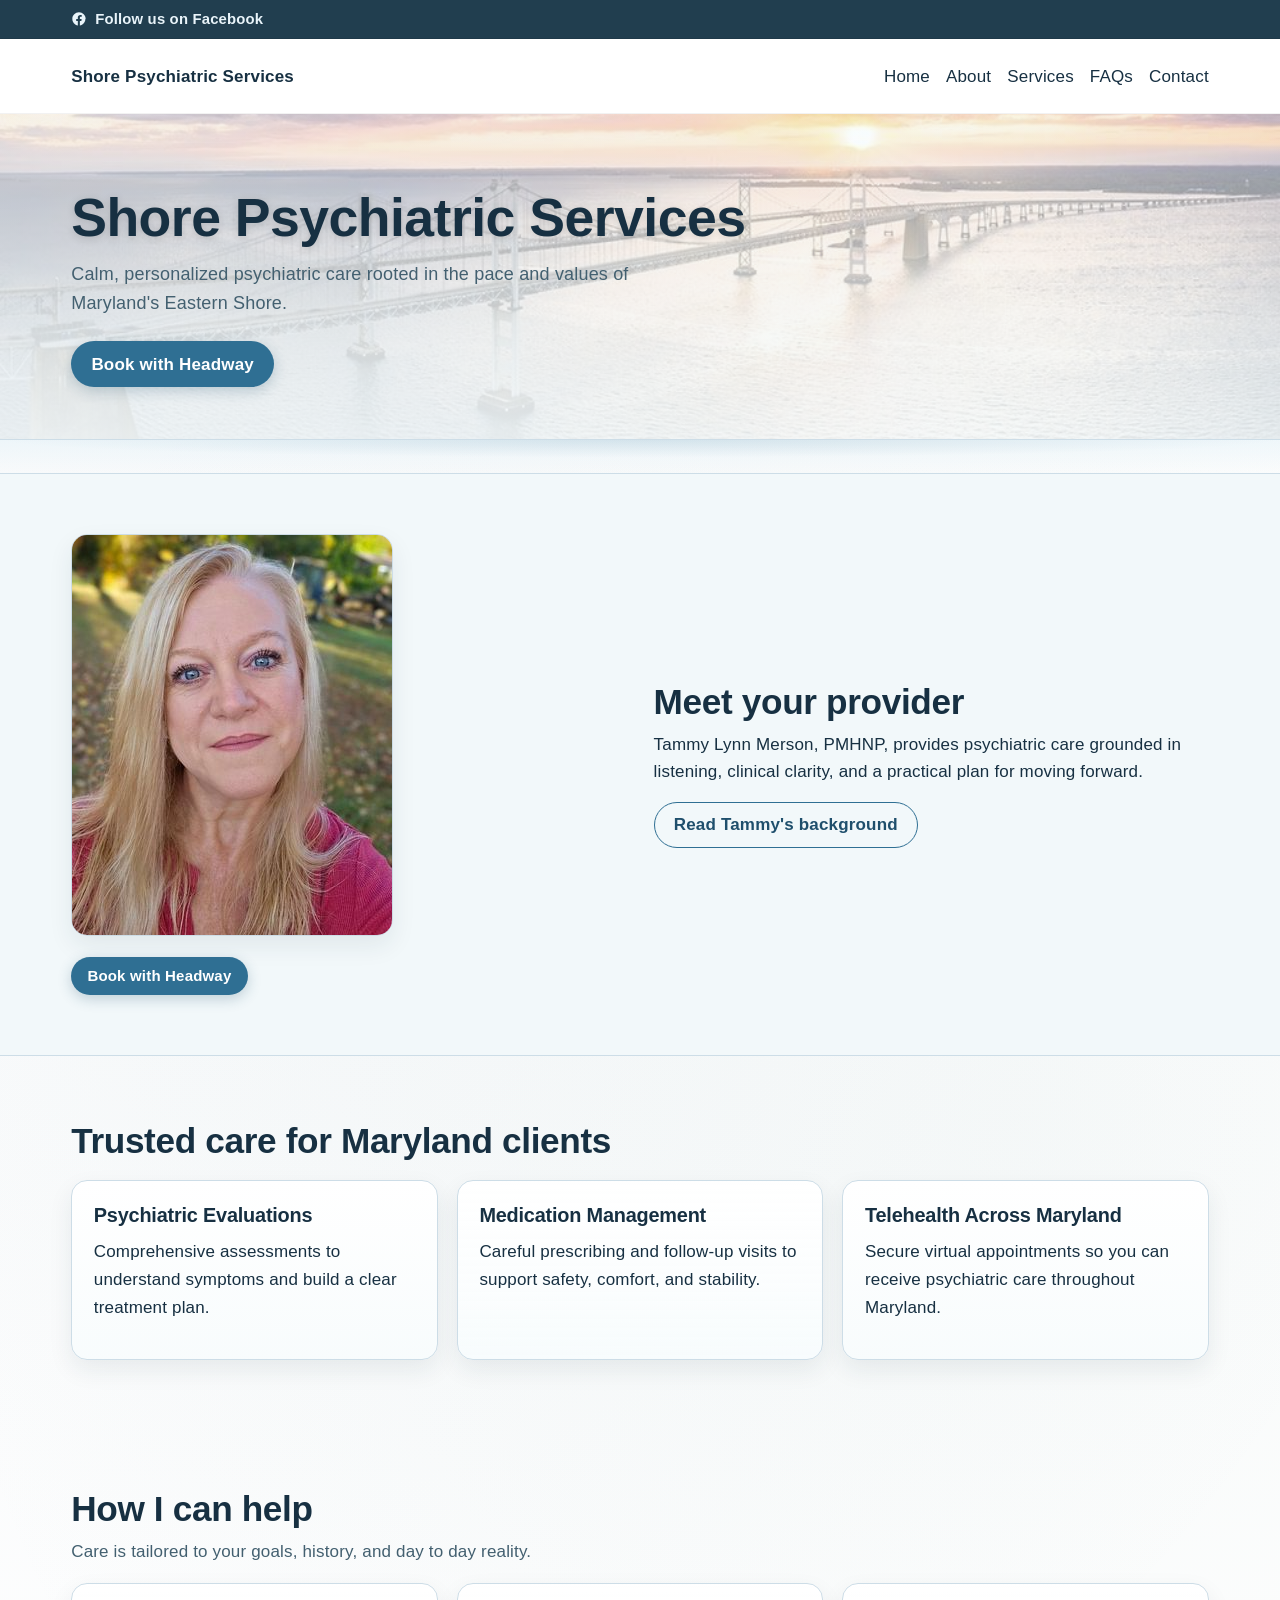
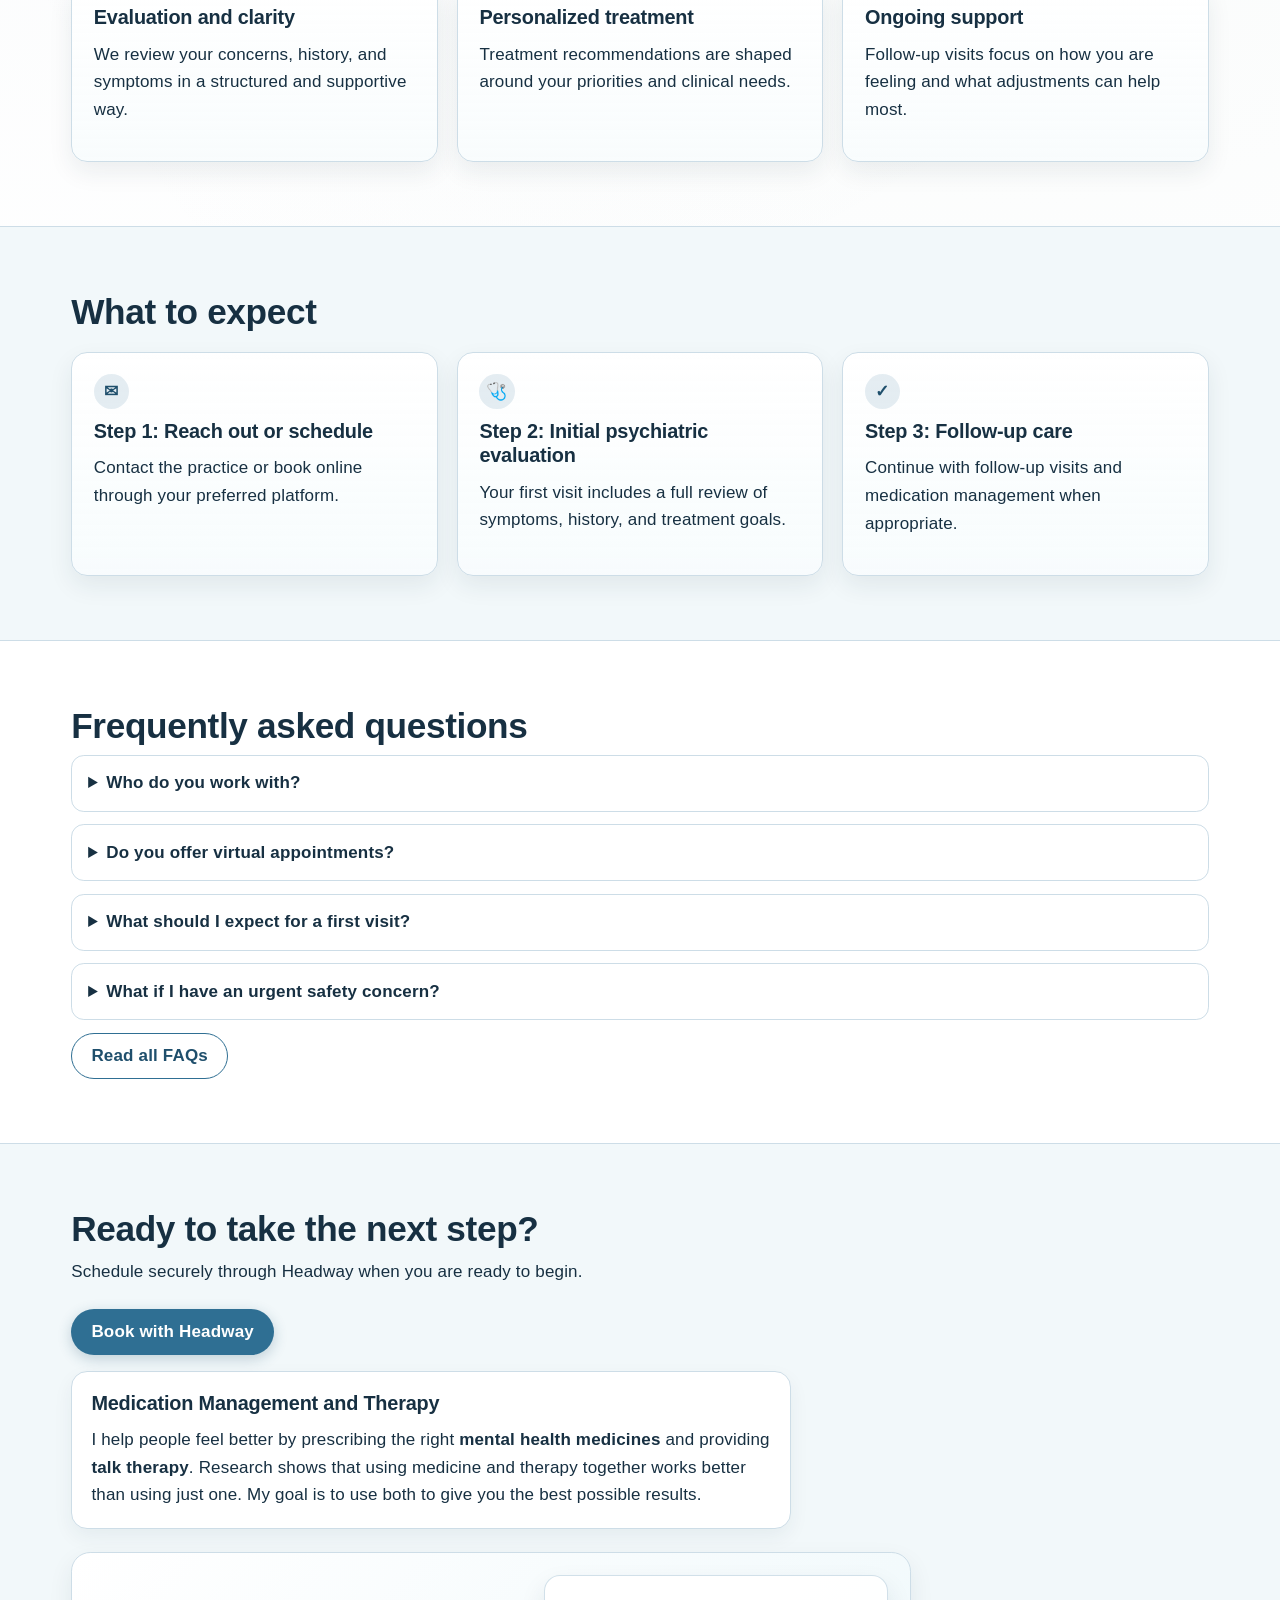
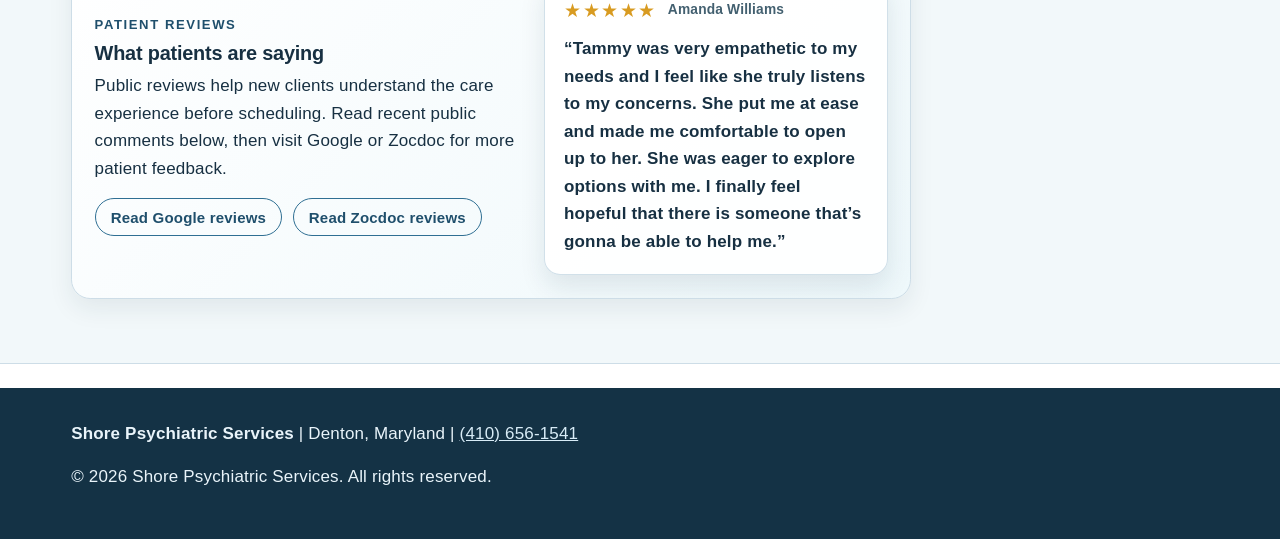
<file: index.html>
<!DOCTYPE html>
<html lang="en">
<head>
 <!-- Google tag (gtag.js) -->
<script async src="https://www.googletagmanager.com/gtag/js?id=G-XH6CH3P16N"></script>
<script>
  window.dataLayer = window.dataLayer || [];
  function gtag(){dataLayer.push(arguments);}
  gtag('js', new Date());

  gtag('config', 'G-XH6CH3P16N');
</script>
  <meta charset="UTF-8" />
  <meta name="viewport" content="width=device-width, initial-scale=1.0" />
  <meta http-equiv="Content-Security-Policy" content="default-src 'self'; base-uri 'self'; form-action 'self'; object-src 'none'; frame-ancestors 'none'; script-src 'self' https://www.googletagmanager.com 'unsafe-inline'; connect-src 'self' https://www.google-analytics.com https://sentry.io; frame-src 'self'; img-src 'self' data: https:; font-src 'self' data:; style-src 'self' 'unsafe-inline'; upgrade-insecure-requests">
  <meta name="referrer" content="strict-origin-when-cross-origin">
  <meta http-equiv="Permissions-Policy" content="camera=(), microphone=(), geolocation=(), payment=(), usb=()">
  <meta name="format-detection" content="telephone=no">
  <link rel="icon" type="image/svg+xml" href="favicon.svg">
  <title>Shore Psychiatric Services | Compassionate Psychiatric Care on Maryland's Eastern Shore</title>
  <meta name="description" content="Shore Psychiatric Services offers thoughtful psychiatric evaluations, medication management, and telehealth support for Maryland clients." />
  <meta property="og:title" content="Shore Psychiatric Services">
  <meta property="og:description" content="Compassionate Mental Health Care on Maryland's Eastern Shore.">
  <meta property="og:type" content="website">
  <meta property="og:url" content="https://shorepsychiatricservices.com">
  <meta property="og:image" content="https://shorepsychiatricservices.com/assets/images/shore-psychiatric-services-social-preview.jpg">
  <meta property="og:image:width" content="1200">
  <meta property="og:image:height" content="630">
  <meta property="og:image:alt" content="Shore Psychiatric Services mental health care on Maryland's Eastern Shore">
  <script type="application/ld+json">
  {
    "@context": "https://schema.org",
    "@type": "MedicalBusiness",
    "name": "Shore Psychiatric Services",
    "url": "https://shorepsychiatricservices.com",
    "image": "https://shorepsychiatricservices.com/assets/images/shore-psychiatric-services-social-preview.jpg",
    "telephone": "+1-410-656-1541",
    "address": {
      "@type": "PostalAddress",
      "addressLocality": "Denton",
      "addressRegion": "MD",
      "addressCountry": "US"
    },
    "medicalSpecialty": "Psychiatry",
    "areaServed": "Maryland",
    "sameAs": ["https://www.facebook.com/share/1CGsdLy4oK/"]
  }
  </script>
  <link rel="stylesheet" href="/assets/css/styles.css" />
</head>
<body>
  <a class="skip-link" href="#main-content">Skip to main content</a>
  <header id="site-header" class="site-header">
    <div class="top-social-bar">
      <div class="container">
        <a class="top-social-link" href="https://www.facebook.com/share/1CGsdLy4oK/" target="_blank" rel="noopener noreferrer" aria-label="Follow us on Facebook">
          <span class="top-social-icon" aria-hidden="true">
            <svg viewBox="0 0 24 24" focusable="false">
              <path d="M22 12.06C22 6.5 17.52 2 12 2S2 6.5 2 12.06c0 4.9 3.58 8.96 8.25 9.72v-6.87H7.8V12.06h2.45V9.89c0-2.43 1.45-3.78 3.67-3.78 1.06 0 2.17.19 2.17.19v2.39h-1.22c-1.2 0-1.57.75-1.57 1.52v1.85h2.68l-.43 2.85H13.3v6.87c4.67-.76 8.25-4.82 8.25-9.72Z"/>
            </svg>
          </span>
          <span>Follow us on Facebook</span>
        </a>
      </div>
    </div>
    <div class="container nav-wrap">
      <a class="brand" href="index.html">Shore Psychiatric Services</a>
      <button class="nav-toggle" type="button" aria-expanded="false" aria-controls="site-nav" aria-label="Open navigation menu">
        <span aria-hidden="true">☰</span>
      </button>
      <nav id="site-nav" class="site-nav" aria-label="Primary" role="dialog" aria-modal="true" aria-hidden="true">
        <button class="nav-close" type="button" aria-label="Close navigation menu">×</button>
        <ul>
          <li><a href="index.html">Home</a></li>
          <li><a href="about.html">About</a></li>
          <li><a href="services.html">Services</a></li>
          <li><a href="faqs.html">FAQs</a></li>
          <li><a href="contact.html">Contact</a></li>
        </ul>
      </nav>
    </div>
  </header>
  <div class="nav-overlay" hidden></div>

  <main id="main-content">
    <section class="hero hero-banner">
      <div class="container">
        <h1>Shore Psychiatric Services</h1>
        <p>Calm, personalized psychiatric care rooted in the pace and values of Maryland's Eastern Shore.</p>
        <div class="cta-group">
          <a class="button" href="book-headway.html">Book with Headway</a>
        </div>
      </div>
    </section>

    <div class="hero-divider" aria-hidden="true"></div>

    <section class="muted-panel provider-section">
      <div class="container split provider-split">
        <div>
          <img class="provider-photo" src="assets/images/tammy-headshot.jpg" alt="Tammy Lynn Merson, psychiatric provider at Shore Psychiatric Services" loading="lazy" decoding="async" />
          <div class="provider-booking">
            <a class="button button-small" href="book-headway.html">Book with Headway</a>
          </div>
        </div>
        <div>
          <h2 class="section-title">Meet your provider</h2>
          <p>Tammy Lynn Merson, PMHNP, provides psychiatric care grounded in listening, clinical clarity, and a practical plan for moving forward.</p>
          <a class="button-secondary" href="about.html">Read Tammy's background</a>
        </div>
      </div>
    </section>

    <section>
      <div class="container">
        <h2 class="section-title">Trusted care for Maryland clients</h2>
        <div class="card-grid trust-strip">
          <article class="card fade-in-card">
            <h3>Psychiatric Evaluations</h3>
            <p>Comprehensive assessments to understand symptoms and build a clear treatment plan.</p>
          </article>
          <article class="card fade-in-card">
            <h3>Medication Management</h3>
            <p>Careful prescribing and follow-up visits to support safety, comfort, and stability.</p>
          </article>
          <article class="card fade-in-card">
            <h3>Telehealth Across Maryland</h3>
            <p>Secure virtual appointments so you can receive psychiatric care throughout Maryland.</p>
          </article>
        </div>
      </div>
    </section>

    <section>
      <div class="container">
        <h2 class="section-title">How I can help</h2>
        <p class="section-intro">Care is tailored to your goals, history, and day to day reality.</p>
        <div class="card-grid">
          <article class="card fade-in-card">
            <h3>Evaluation and clarity</h3>
            <p>We review your concerns, history, and symptoms in a structured and supportive way.</p>
          </article>
          <article class="card fade-in-card">
            <h3>Personalized treatment</h3>
            <p>Treatment recommendations are shaped around your priorities and clinical needs.</p>
          </article>
          <article class="card fade-in-card">
            <h3>Ongoing support</h3>
            <p>Follow-up visits focus on how you are feeling and what adjustments can help most.</p>
          </article>
        </div>
      </div>
    </section>

    <section class="muted-panel">
      <div class="container">
        <h2 class="section-title">What to expect</h2>
        <div class="card-grid process-grid">
          <article class="card process-card fade-in-card">
            <div class="process-icon" aria-hidden="true">✉</div>
            <h3>Step 1: Reach out or schedule</h3>
            <p>Contact the practice or book online through your preferred platform.</p>
          </article>
          <article class="card process-card fade-in-card">
            <div class="process-icon" aria-hidden="true">🩺</div>
            <h3>Step 2: Initial psychiatric evaluation</h3>
            <p>Your first visit includes a full review of symptoms, history, and treatment goals.</p>
          </article>
          <article class="card process-card fade-in-card">
            <div class="process-icon" aria-hidden="true">✓</div>
            <h3>Step 3: Follow-up care</h3>
            <p>Continue with follow-up visits and medication management when appropriate.</p>
          </article>
        </div>
      </div>
    </section>

    <section>
      <div class="container">
        <h2 class="section-title">Frequently asked questions</h2>
        <div class="faq-list">
          <details><summary>Who do you work with?</summary><p>Care is available for Maryland clients seeking psychiatric evaluation and medication support.</p></details>
          <details><summary>Do you offer virtual appointments?</summary><p>Yes. Telehealth visits are available for clients located in Maryland at the time of their appointment.</p></details>
          <details><summary>What should I expect for a first visit?</summary><p>Your first session typically includes a full history review, symptom discussion, and initial treatment planning.</p></details>
          <details><summary>What if I have an urgent safety concern?</summary><p>This practice is not an emergency service. In immediate crisis, call or text 988, or call 911.</p></details>
        </div>
        <a class="button-secondary" href="faqs.html">Read all FAQs</a>
      </div>
    </section>

    <section class="muted-panel">
      <div class="container">
        <h2 class="section-title">Ready to take the next step?</h2>
        <p>Schedule securely through Headway when you are ready to begin.</p>
        <div class="cta-group">
          <a class="button" href="book-headway.html">Book with Headway</a>
        </div>
        <article class="contact-box treatment-callout" style="margin-top: 1rem; max-width: 720px;">
          <h3>Medication Management and Therapy</h3>
          <p>I help people feel better by prescribing the right <strong>mental health medicines</strong> and providing <strong>talk therapy</strong>. Research shows that using medicine and therapy together works better than using just one. My goal is to use both to give you the best possible results.</p>
        </article>
        <article class="google-reviews" aria-labelledby="google-reviews-title">
          <div>
            <p class="eyebrow">Patient reviews</p>
            <h3 id="google-reviews-title">What patients are saying</h3>
            <p>Public reviews help new clients understand the care experience before scheduling. Read recent public comments below, then visit Google or Zocdoc for more patient feedback.</p>
            <div class="review-actions">
              <a class="button-secondary button-small" href="https://www.google.com/search?q=Shore+Psychiatric+Services+LLC+Denton+MD+reviews" target="_blank" rel="noopener noreferrer">Read Google reviews</a>
              <a class="button-secondary button-small" href="https://www.zocdoc.com/practice/shore-psychiatric-services-llc-174847" target="_blank" rel="noopener noreferrer">Read Zocdoc reviews</a>
            </div>
          </div>
          <div class="review-rotator" aria-label="Patient review highlights">
            <div class="review-card review-card-one">
              <div class="review-card-header">
                <span class="stars" aria-label="Five-star review">★★★★★</span>
                <p class="review-source">Amanda Williams</p>
              </div>
              <p>“Tammy was very empathetic to my needs and I feel like she truly listens to my concerns. She put me at ease and made me comfortable to open up to her. She was eager to explore options with me. I finally feel hopeful that there is someone that’s gonna be able to help me.”</p>
            </div>
            <div class="review-card review-card-two">
              <div class="review-card-header">
                <span class="stars" aria-label="Five-star review">★★★★★</span>
                <p class="review-source">Verified patient on Zocdoc</p>
              </div>
              <p>“Tammy was absolutely amazing. She made me feel comfortable right from the beginning. She is compassionate, empathetic and truly cares.”</p>
            </div>
            <div class="review-card review-card-three">
              <div class="review-card-header">
                <span class="stars" aria-label="Five-star review">★★★★★</span>
                <p class="review-source">Vanessa Fogler</p>
              </div>
              <p>“I started seeing Tammy Merson about a month ago, and she has been absolutely fantastic. I have never had a provider take the time to thoroughly assess all of my needs the way she has.”</p>
            </div>
            <div class="review-card review-card-four">
              <div class="review-card-header">
                <span class="stars" aria-label="Five-star review">★★★★★</span>
                <p class="review-source">Verified patient on Zocdoc</p>
              </div>
              <p>“Tammy was knowledgeable, curious and very empathetic. It was a great first meeting and I trust I'll be in good hands with her.”</p>
            </div>
            <div class="review-card review-card-five">
              <div class="review-card-header">
                <span class="stars" aria-label="Five-star review">★★★★★</span>
                <p class="review-source">Tracey Snyder</p>
              </div>
              <p>“Shore Psychiatric Services is an incredible asset to our community. The practice is professional, welcoming, and deeply committed to providing accessible mental health for residents of all ages.”</p>
            </div>
          </div>
        </article>
      </div>
    </section>
  </main>

  <footer class="site-footer">
    <div class="container">
      <p><strong>Shore Psychiatric Services</strong> | Denton, Maryland | <a href="tel:+14106561541">(410) 656-1541</a></p>
      <p>&copy; <span id="year"></span> Shore Psychiatric Services. All rights reserved.</p>
    </div>
  </footer>
  <script src="/assets/js/script.js"></script>
</body>
</html>
</file>
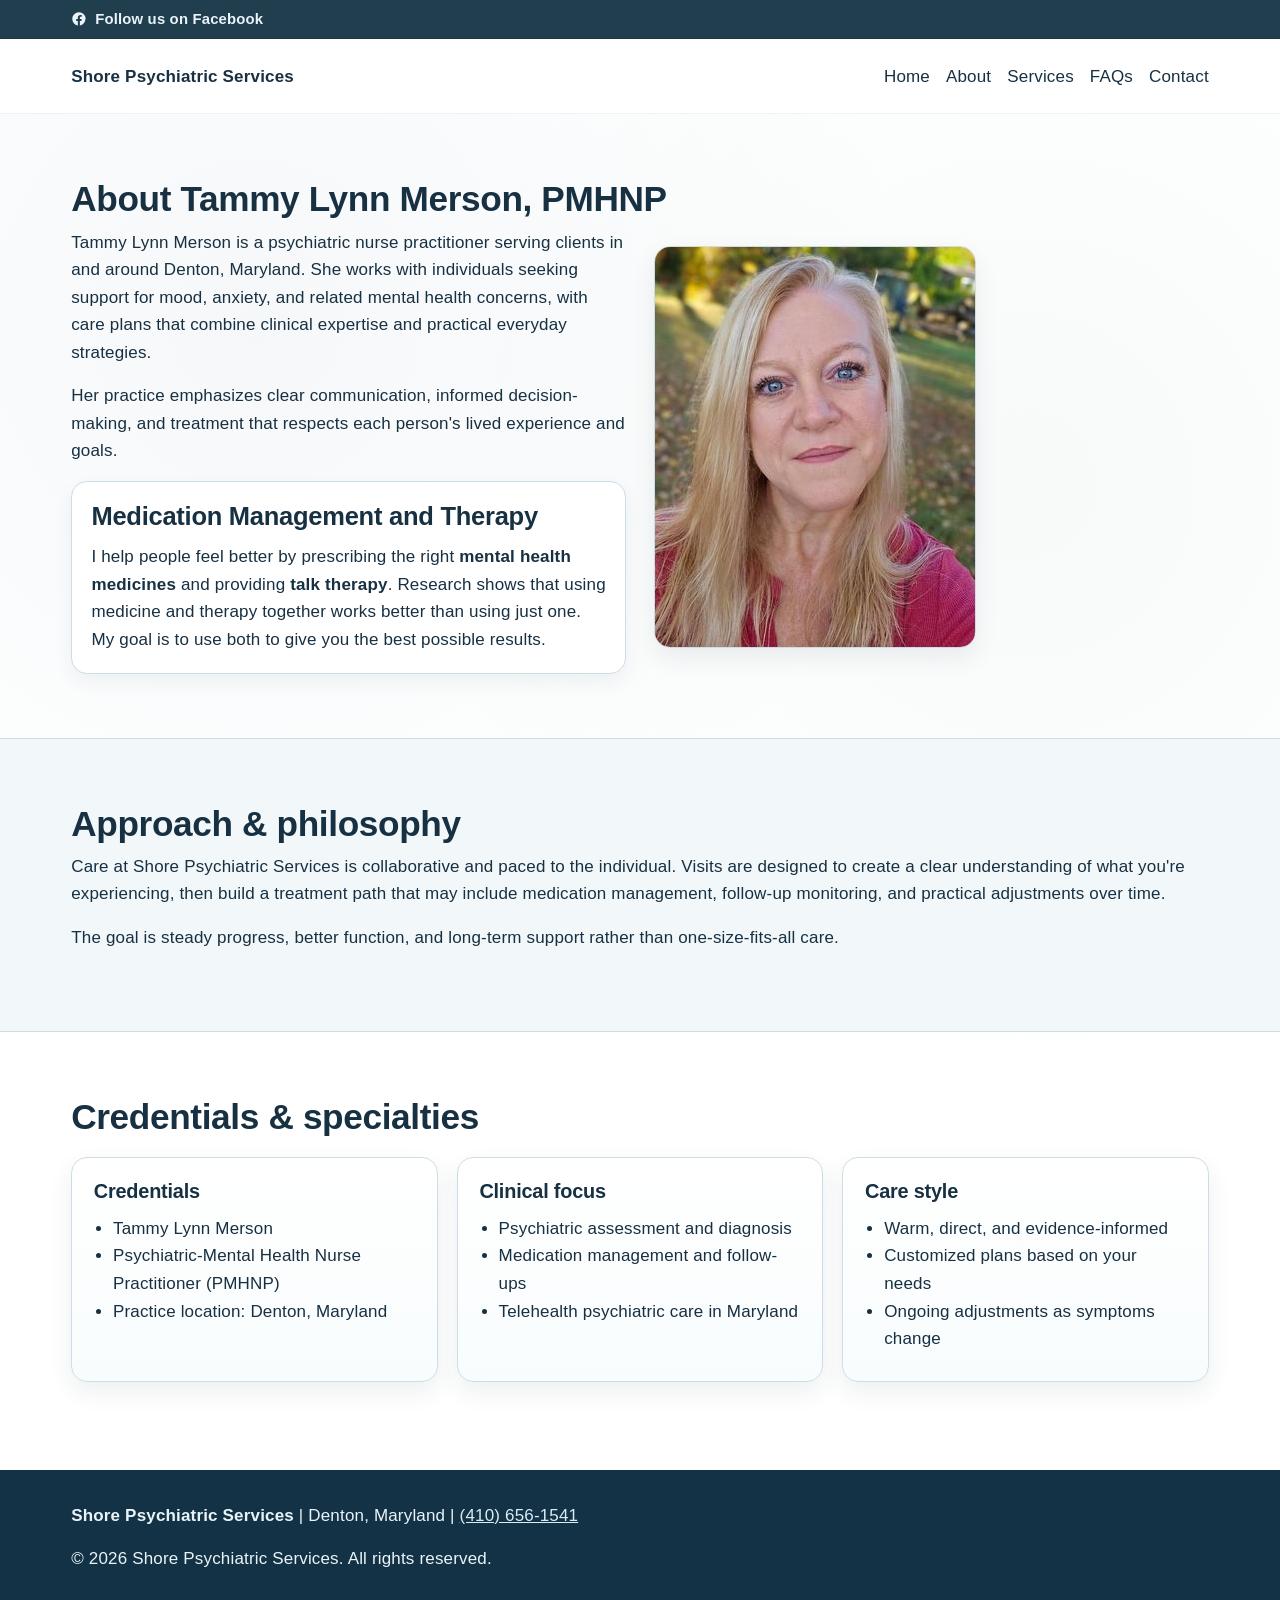
<file: about.html>
<!DOCTYPE html>
<html lang="en">
<head>
  <!-- Google tag (gtag.js) -->
  <script async src="https://www.googletagmanager.com/gtag/js?id=G-XH6C3P16N"></script>
  <script>
    window.dataLayer = window.dataLayer || [];
    function gtag(){dataLayer.push(arguments);}
    gtag('js', new Date());

    gtag('config', 'G-XH6C3P16N');
  </script>
  <meta charset="UTF-8" />
  <meta name="viewport" content="width=device-width, initial-scale=1.0" />
  <link rel="icon" type="image/svg+xml" href="favicon.svg">
  <title>About | Shore Psychiatric Services</title>
  <meta name="description" content="Learn about Tammy Lynn Merson, PMHNP, and the care philosophy behind Shore Psychiatric Services." />
  <meta property="og:title" content="Shore Psychiatric Services">
  <meta property="og:description" content="Compassionate Mental Health Care on Maryland's Eastern Shore.">
  <meta property="og:type" content="website">
  <meta property="og:url" content="https://shorepsychiatricservices.com">
  <meta property="og:image" content="https://shorepsychiatricservices.com/assets/images/shore-psychiatric-services-social-preview.jpg">
  <meta property="og:image:width" content="1200">
  <meta property="og:image:height" content="630">
  <meta property="og:image:alt" content="Shore Psychiatric Services mental health care on Maryland's Eastern Shore">
  <link rel="stylesheet" href="/assets/css/styles.css" />
  <script type="application/ld+json">
  {
    "@context": "https://schema.org",
    "@type": "MedicalBusiness",
    "name": "Shore Psychiatric Services",
    "url": "https://shorepsychiatricservices.com",
    "telephone": "+1-410-656-1541",
    "email": "shorepsychiatricservices@gmail.com",
    "areaServed": "Maryland's Eastern Shore",
    "medicalSpecialty": "Psychiatry",
    "sameAs": []
  }
  </script>
</head>
<body>
  <a class="skip-link" href="#main-content">Skip to main content</a>
  <header id="site-header" class="site-header">
    <div class="top-social-bar">
      <div class="container">
        <a class="top-social-link" href="https://www.facebook.com/share/1CGsdLy4oK/" target="_blank" rel="noopener noreferrer" aria-label="Follow us on Facebook">
          <span class="top-social-icon" aria-hidden="true">
            <svg viewBox="0 0 24 24" focusable="false">
              <path d="M22 12.06C22 6.5 17.52 2 12 2S2 6.5 2 12.06c0 4.9 3.58 8.96 8.25 9.72v-6.87H7.8V12.06h2.45V9.89c0-2.43 1.45-3.78 3.67-3.78 1.06 0 2.17.19 2.17.19v2.39h-1.22c-1.2 0-1.57.75-1.57 1.52v1.85h2.68l-.43 2.85H13.3v6.87c4.67-.76 8.25-4.82 8.25-9.72Z"/>
            </svg>
          </span>
          <span>Follow us on Facebook</span>
        </a>
      </div>
    </div>
    <div class="container nav-wrap">
      <a class="brand" href="index.html">Shore Psychiatric Services</a>
      <button class="nav-toggle" type="button" aria-expanded="false" aria-controls="site-nav" aria-label="Open navigation menu">
        <span aria-hidden="true">☰</span>
      </button>
      <nav id="site-nav" class="site-nav" aria-label="Primary" role="dialog" aria-modal="true" aria-hidden="true">
        <button class="nav-close" type="button" aria-label="Close navigation menu">×</button>
        <ul>
          <li><a href="index.html">Home</a></li>
          <li><a href="about.html">About</a></li>
          <li><a href="services.html">Services</a></li>
          <li><a href="faqs.html">FAQs</a></li>
          <li><a href="contact.html">Contact</a></li>
        </ul>
      </nav>
    </div>
  </header>
  <div class="nav-overlay" hidden></div>
  <main id="main-content" class="page">
    <section>
      <div class="container">
        <h1 class="section-title">About Tammy Lynn Merson, PMHNP</h1>
      <div class="split">
        <div>
          <p>Tammy Lynn Merson is a psychiatric nurse practitioner serving clients in and around Denton, Maryland. She works with individuals seeking support for mood, anxiety, and related mental health concerns, with care plans that combine clinical expertise and practical everyday strategies.</p>
          <p>Her practice emphasizes clear communication, informed decision-making, and treatment that respects each person's lived experience and goals.</p>
        <article class="contact-box treatment-callout">
          <h2>Medication Management and Therapy</h2>
          <p>I help people feel better by prescribing the right <strong>mental health medicines</strong> and providing <strong>talk therapy</strong>. Research shows that using medicine and therapy together works better than using just one. My goal is to use both to give you the best possible results.</p>
        </article>
        </div>
        <div>
          <img class="provider-photo" src="assets/images/tammy-headshot.jpg" alt="Tammy Lynn Merson headshot" />
        </div>
      </div>
      </div>
    </section>

    <section class="muted-panel">
      <div class="container">
        <h2 class="section-title">Approach & philosophy</h2>
        <p>Care at Shore Psychiatric Services is collaborative and paced to the individual. Visits are designed to create a clear understanding of what you're experiencing, then build a treatment path that may include medication management, follow-up monitoring, and practical adjustments over time.</p>
        <p>The goal is steady progress, better function, and long-term support rather than one-size-fits-all care.</p>
      </div>
    </section>

    <section>
      <div class="container">
        <h2 class="section-title">Credentials & specialties</h2>
      <div class="card-grid">
        <article class="card">
          <h3>Credentials</h3>
          <ul class="list-clean">
            <li>Tammy Lynn Merson</li>
            <li>Psychiatric-Mental Health Nurse Practitioner (PMHNP)</li>
            <li>Practice location: Denton, Maryland</li>
          </ul>
        </article>
        <article class="card">
          <h3>Clinical focus</h3>
          <ul class="list-clean">
            <li>Psychiatric assessment and diagnosis</li>
            <li>Medication management and follow-ups</li>
            <li>Telehealth psychiatric care in Maryland</li>
          </ul>
        </article>
        <article class="card">
          <h3>Care style</h3>
          <ul class="list-clean">
            <li>Warm, direct, and evidence-informed</li>
            <li>Customized plans based on your needs</li>
            <li>Ongoing adjustments as symptoms change</li>
          </ul>
        </article>
      </div>
      </div>
    </section>
  </main>
  <footer class="site-footer"><div class="container"><p><strong>Shore Psychiatric Services</strong> | Denton, Maryland | <a href="tel:+14106561541">(410) 656-1541</a></p><p>&copy; <span id="year"></span> Shore Psychiatric Services. All rights reserved.</p></div></footer>
  <script src="/assets/js/script.js"></script>
</body>
</html>
</file>
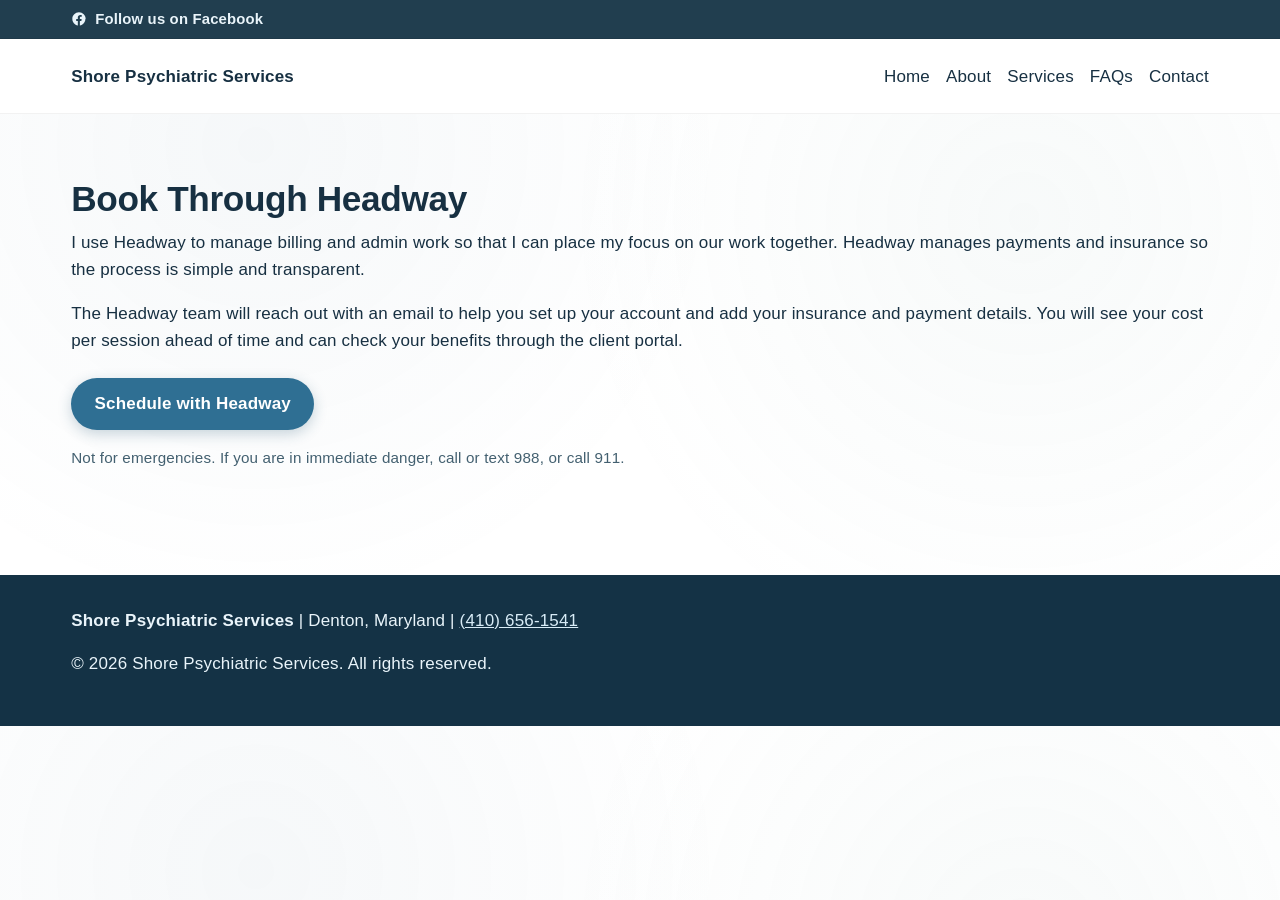
<file: book-headway.html>
<!DOCTYPE html>
<html lang="en">
<head>
  <meta charset="UTF-8" />
  <meta name="viewport" content="width=device-width, initial-scale=1.0" />
  <link rel="icon" type="image/svg+xml" href="favicon.svg">
  <title>Book Through Headway | Shore Psychiatric Services</title>
  <meta name="description" content="Schedule with Tammy Lynn Merson through Headway for secure billing and insurance support." />
  <link rel="stylesheet" href="/assets/css/styles.css" />
</head>
<body>
  <a class="skip-link" href="#main-content">Skip to main content</a>
  <header id="site-header" class="site-header">
    <div class="top-social-bar">
      <div class="container">
        <a class="top-social-link" href="https://www.facebook.com/share/1CGsdLy4oK/" target="_blank" rel="noopener noreferrer" aria-label="Follow us on Facebook">
          <span class="top-social-icon" aria-hidden="true">
            <svg viewBox="0 0 24 24" focusable="false">
              <path d="M22 12.06C22 6.5 17.52 2 12 2S2 6.5 2 12.06c0 4.9 3.58 8.96 8.25 9.72v-6.87H7.8V12.06h2.45V9.89c0-2.43 1.45-3.78 3.67-3.78 1.06 0 2.17.19 2.17.19v2.39h-1.22c-1.2 0-1.57.75-1.57 1.52v1.85h2.68l-.43 2.85H13.3v6.87c4.67-.76 8.25-4.82 8.25-9.72Z"/>
            </svg>
          </span>
          <span>Follow us on Facebook</span>
        </a>
      </div>
    </div>
    <div class="container nav-wrap">
      <a class="brand" href="index.html">Shore Psychiatric Services</a>
      <button class="nav-toggle" type="button" aria-expanded="false" aria-controls="site-nav" aria-label="Open navigation menu">
        <span aria-hidden="true">☰</span>
      </button>
      <nav id="site-nav" class="site-nav" aria-label="Primary" role="dialog" aria-modal="true" aria-hidden="true">
        <button class="nav-close" type="button" aria-label="Close navigation menu">×</button>
        <ul>
          <li><a href="index.html">Home</a></li>
          <li><a href="about.html">About</a></li>
          <li><a href="services.html">Services</a></li>
          <li><a href="faqs.html">FAQs</a></li>
          <li><a href="contact.html">Contact</a></li>
        </ul>
      </nav>
    </div>
  </header>
  <div class="nav-overlay" hidden></div>

  <main id="main-content" class="page">
    <section>
      <div class="container booking-page">
        <h1 class="section-title">Book Through Headway</h1>
        <p>I use Headway to manage billing and admin work so that I can place my focus on our work together. Headway manages payments and insurance so the process is simple and transparent.</p>
        <p>The Headway team will reach out with an email to help you set up your account and add your insurance and payment details. You will see your cost per session ahead of time and can check your benefits through the client portal.</p>
        <div class="cta-group">
          <a class="button button-large" href="https://care.headway.co/providers/tammy-merson" target="_blank" rel="noopener noreferrer">Schedule with Headway</a>
        </div>
        <p class="small-note">Not for emergencies. If you are in immediate danger, call or text 988, or call 911.</p>
      </div>
    </section>
  </main>

  <footer class="site-footer">
    <div class="container">
      <p><strong>Shore Psychiatric Services</strong> | Denton, Maryland | <a href="tel:+14106561541">(410) 656-1541</a></p>
      <p>&copy; <span id="year"></span> Shore Psychiatric Services. All rights reserved.</p>
    </div>
  </footer>
  <script src="/assets/js/script.js"></script>
</body>
</html>
</file>
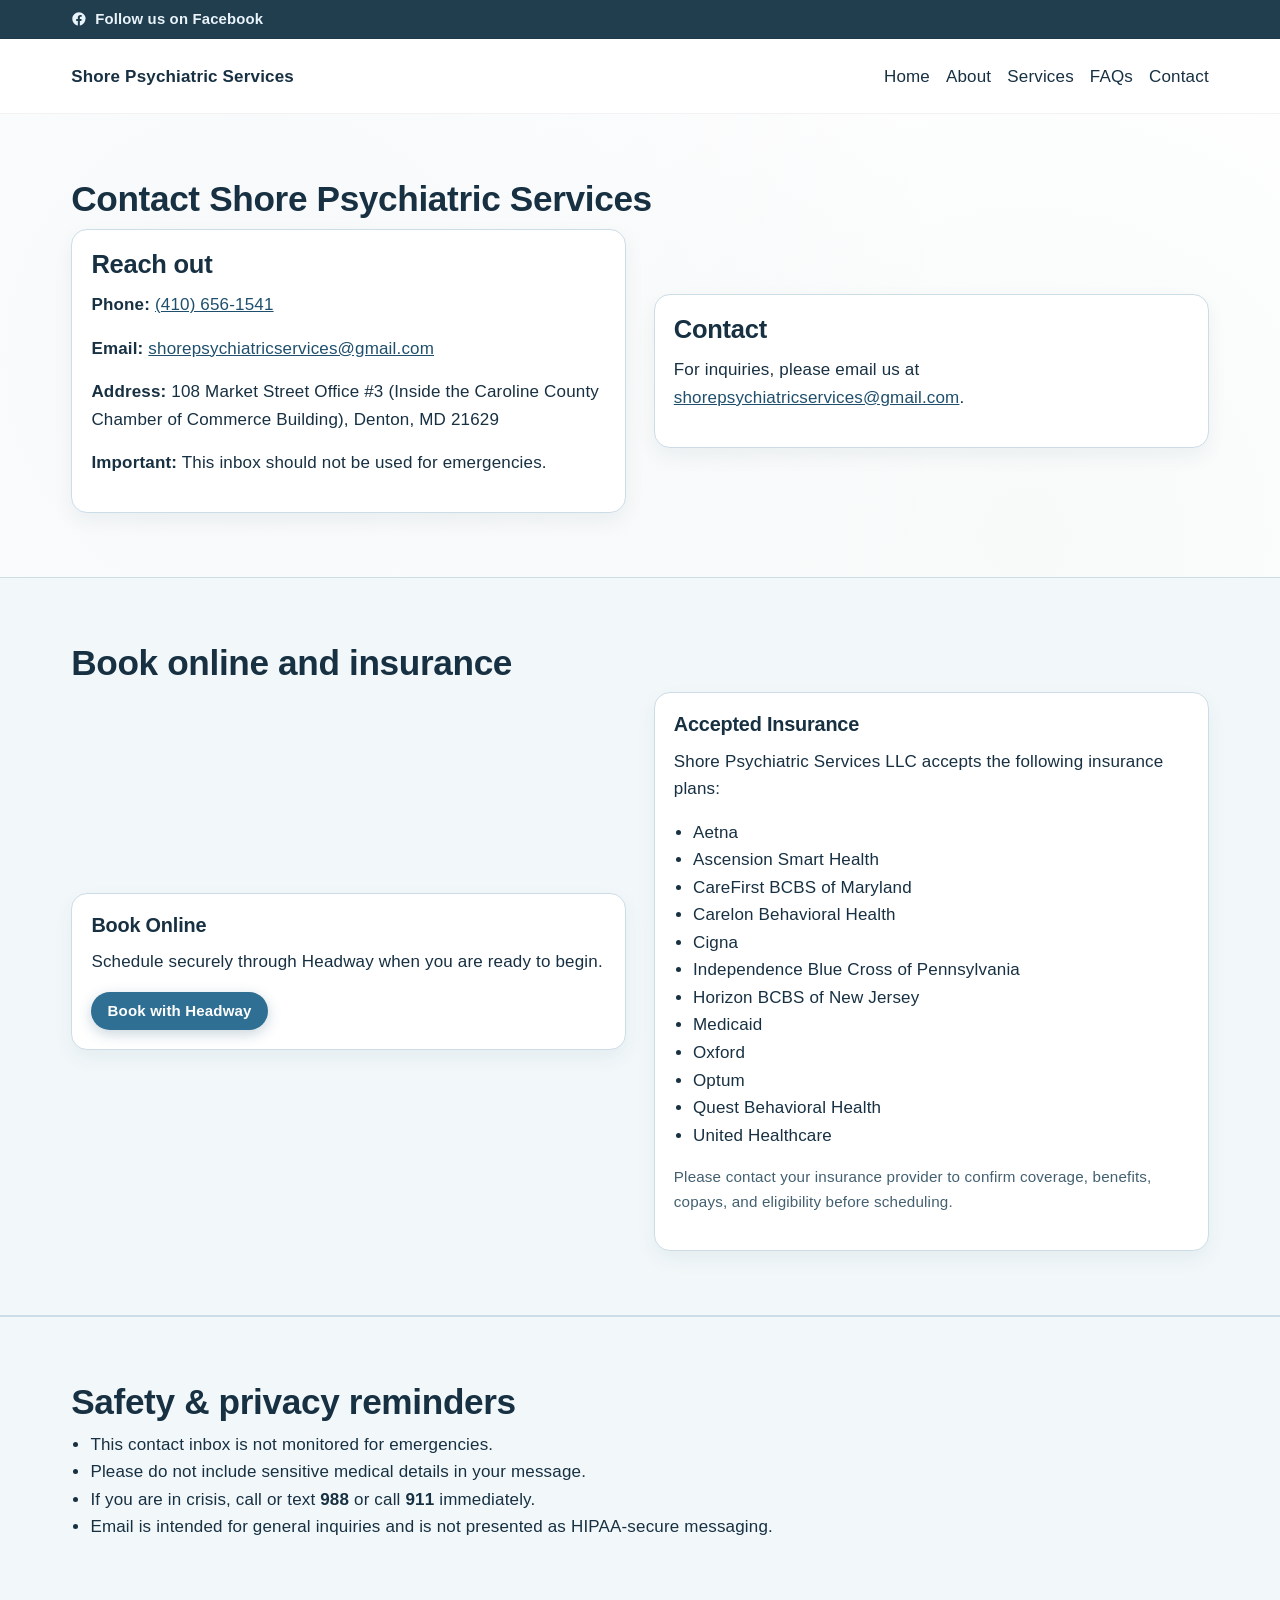
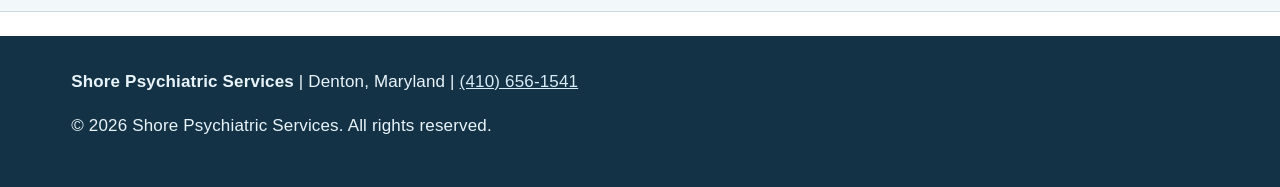
<file: contact.html>
<!DOCTYPE html>
<html lang="en">
<head>
  <!-- Google tag (gtag.js) -->
  <script async src="https://www.googletagmanager.com/gtag/js?id=G-XH6C3P16N"></script>
  <script>
    window.dataLayer = window.dataLayer || [];
    function gtag(){dataLayer.push(arguments);}
    gtag('js', new Date());

    gtag('config', 'G-XH6C3P16N');
  </script>
  <meta charset="UTF-8" />
  <meta name="viewport" content="width=device-width, initial-scale=1.0" />
  <link rel="icon" type="image/svg+xml" href="favicon.svg">
  <title>Contact | Shore Psychiatric Services</title>
  <meta name="description" content="Contact Shore Psychiatric Services in Denton, Maryland for psychiatric evaluation and medication management care." />
  <meta property="og:title" content="Shore Psychiatric Services">
  <meta property="og:description" content="Compassionate Mental Health Care on Maryland's Eastern Shore.">
  <meta property="og:type" content="website">
  <meta property="og:url" content="https://shorepsychiatricservices.com">
  <meta property="og:image" content="https://shorepsychiatricservices.com/assets/images/shore-psychiatric-services-social-preview.jpg">
  <meta property="og:image:width" content="1200">
  <meta property="og:image:height" content="630">
  <meta property="og:image:alt" content="Shore Psychiatric Services mental health care on Maryland's Eastern Shore">
  <link rel="stylesheet" href="/assets/css/styles.css" />
  <script type="application/ld+json">
  {
    "@context": "https://schema.org",
    "@type": "MedicalBusiness",
    "name": "Shore Psychiatric Services",
    "url": "https://shorepsychiatricservices.com",
    "telephone": "+1-410-656-1541",
    "email": "shorepsychiatricservices@gmail.com",
    "areaServed": "Maryland's Eastern Shore",
    "medicalSpecialty": "Psychiatry",
    "sameAs": []
  }
  </script>
</head>
<body>
  <a class="skip-link" href="#main-content">Skip to main content</a>
  <header id="site-header" class="site-header">
    <div class="top-social-bar">
      <div class="container">
        <a class="top-social-link" href="https://www.facebook.com/share/1CGsdLy4oK/" target="_blank" rel="noopener noreferrer" aria-label="Follow us on Facebook">
          <span class="top-social-icon" aria-hidden="true">
            <svg viewBox="0 0 24 24" focusable="false">
              <path d="M22 12.06C22 6.5 17.52 2 12 2S2 6.5 2 12.06c0 4.9 3.58 8.96 8.25 9.72v-6.87H7.8V12.06h2.45V9.89c0-2.43 1.45-3.78 3.67-3.78 1.06 0 2.17.19 2.17.19v2.39h-1.22c-1.2 0-1.57.75-1.57 1.52v1.85h2.68l-.43 2.85H13.3v6.87c4.67-.76 8.25-4.82 8.25-9.72Z"/>
            </svg>
          </span>
          <span>Follow us on Facebook</span>
        </a>
      </div>
    </div>
    <div class="container nav-wrap">
      <a class="brand" href="index.html">Shore Psychiatric Services</a>
      <button class="nav-toggle" type="button" aria-expanded="false" aria-controls="site-nav" aria-label="Open navigation menu">
        <span aria-hidden="true">☰</span>
      </button>
      <nav id="site-nav" class="site-nav" aria-label="Primary" role="dialog" aria-modal="true" aria-hidden="true">
        <button class="nav-close" type="button" aria-label="Close navigation menu">×</button>
        <ul>
          <li><a href="index.html">Home</a></li>
          <li><a href="about.html">About</a></li>
          <li><a href="services.html">Services</a></li>
          <li><a href="faqs.html">FAQs</a></li>
          <li><a href="contact.html">Contact</a></li>
        </ul>
      </nav>
    </div>
  </header>
  <div class="nav-overlay" hidden></div>
  <main id="main-content" class="page">
    <section>
      <div class="container">
        <h1 class="section-title">Contact Shore Psychiatric Services</h1>
      <div class="split two-col">
        <article class="contact-box">
          <h2>Reach out</h2>
          <p><strong>Phone:</strong> <a href="tel:+14106561541">(410) 656-1541</a></p>
          <p><strong>Email:</strong> <a href="mailto:shorepsychiatricservices@gmail.com">shorepsychiatricservices@gmail.com</a></p>
          <p><strong>Address:</strong> 108 Market Street Office #3 (Inside the Caroline County Chamber of Commerce Building), Denton, MD 21629</p>
          <p><strong>Important:</strong> This inbox should not be used for emergencies.</p>
        </article>

        <article class="contact-box">
          <h2>Contact</h2>
          <p>For inquiries, please email us at <a href="mailto:shorepsychiatricservices@gmail.com">shorepsychiatricservices@gmail.com</a>.</p>
        </article>
      </div>
      </div>
    </section>


    <section class="muted-panel">
      <div class="container">
        <h2 class="section-title">Book online and insurance</h2>
        <div class="split two-col">
          <article class="contact-box">
            <h3>Book Online</h3>
            <p>Schedule securely through Headway when you are ready to begin.</p>
            <a class="button button-small" href="book-headway.html">Book with Headway</a>
          </article>

          <article class="contact-box">
            <h3>Accepted Insurance</h3>
            <p>Shore Psychiatric Services LLC accepts the following insurance plans:</p>
            <ul class="list-clean">
              <li>Aetna</li>
              <li>Ascension Smart Health</li>
              <li>CareFirst BCBS of Maryland</li>
              <li>Carelon Behavioral Health</li>
              <li>Cigna</li>
              <li>Independence Blue Cross of Pennsylvania</li>
              <li>Horizon BCBS of New Jersey</li>
              <li>Medicaid</li>
              <li>Oxford</li>
              <li>Optum</li>
              <li>Quest Behavioral Health</li>
              <li>United Healthcare</li>
            </ul>
            <p class="small-note">Please contact your insurance provider to confirm coverage, benefits, copays, and eligibility before scheduling.</p>
          </article>
        </div>
      </div>
    </section>

    <section class="muted-panel">
      <div class="container">
        <h2 class="section-title">Safety & privacy reminders</h2>
        <ul class="list-clean">
          <li>This contact inbox is not monitored for emergencies.</li>
          <li>Please do not include sensitive medical details in your message.</li>
          <li>If you are in crisis, call or text <strong>988</strong> or call <strong>911</strong> immediately.</li>
          <li>Email is intended for general inquiries and is not presented as HIPAA-secure messaging.</li>
        </ul>
      </div>
    </section>
  </main>
  <footer class="site-footer"><div class="container"><p><strong>Shore Psychiatric Services</strong> | Denton, Maryland | <a href="tel:+14106561541">(410) 656-1541</a></p><p>&copy; <span id="year"></span> Shore Psychiatric Services. All rights reserved.</p></div></footer>
  <script src="/assets/js/script.js"></script>
</body>
</html>
</file>
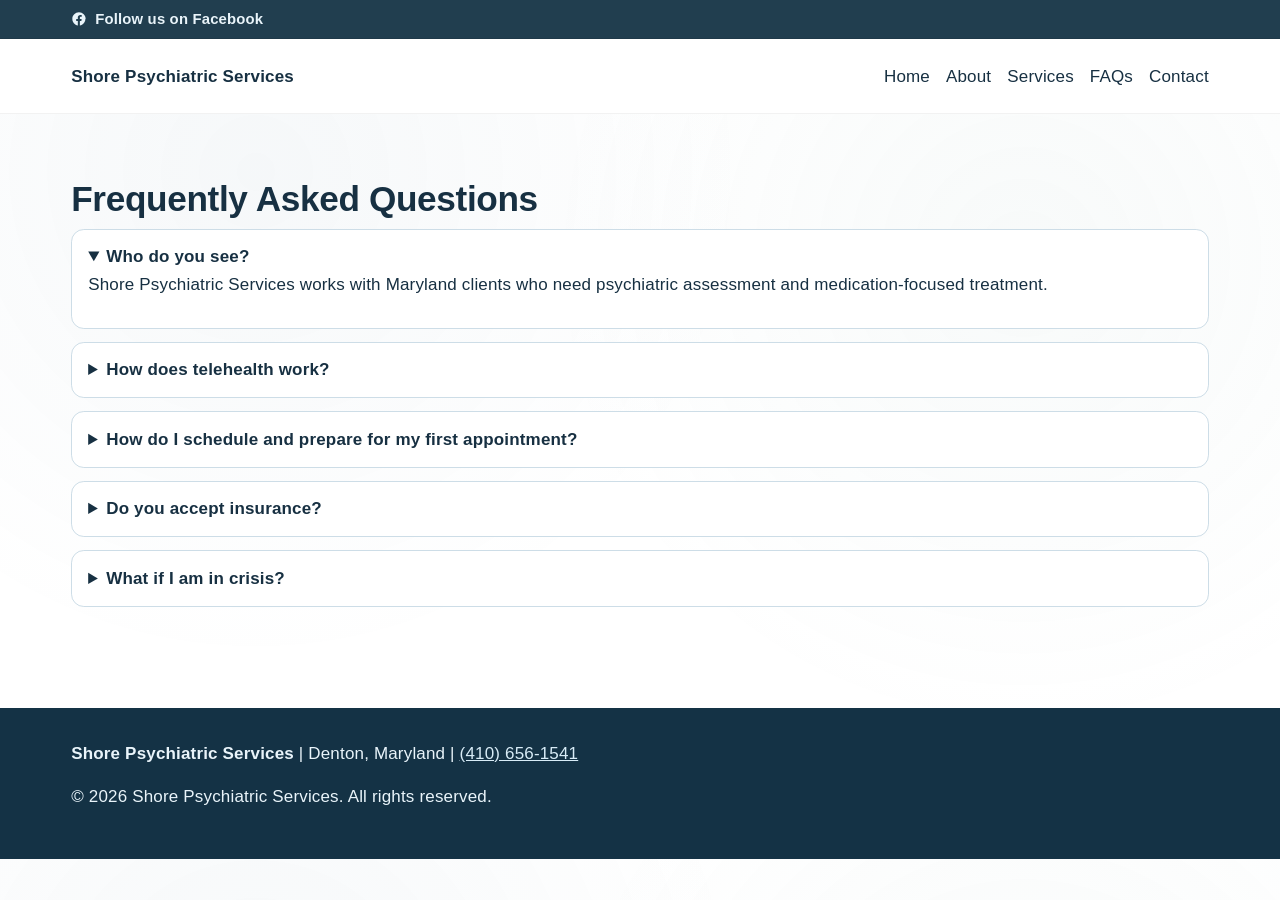
<file: faqs.html>
<!DOCTYPE html>
<html lang="en">
<head>
  <!-- Google tag (gtag.js) -->
  <script async src="https://www.googletagmanager.com/gtag/js?id=G-XH6C3P16N"></script>
  <script>
    window.dataLayer = window.dataLayer || [];
    function gtag(){dataLayer.push(arguments);}
    gtag('js', new Date());

    gtag('config', 'G-XH6C3P16N');
  </script>
  <meta charset="UTF-8" />
  <meta name="viewport" content="width=device-width, initial-scale=1.0" />
  <link rel="icon" type="image/svg+xml" href="favicon.svg">
  <title>FAQs | Shore Psychiatric Services</title>
  <meta name="description" content="Frequently asked questions about appointments, telehealth, and getting started with Shore Psychiatric Services." />
  <meta property="og:title" content="Shore Psychiatric Services">
  <meta property="og:description" content="Compassionate Mental Health Care on Maryland's Eastern Shore.">
  <meta property="og:type" content="website">
  <meta property="og:url" content="https://shorepsychiatricservices.com">
  <meta property="og:image" content="https://shorepsychiatricservices.com/assets/images/shore-psychiatric-services-social-preview.jpg">
  <meta property="og:image:width" content="1200">
  <meta property="og:image:height" content="630">
  <meta property="og:image:alt" content="Shore Psychiatric Services mental health care on Maryland's Eastern Shore">
  <link rel="stylesheet" href="/assets/css/styles.css" />
  <script type="application/ld+json">
  {
    "@context": "https://schema.org",
    "@type": "MedicalBusiness",
    "name": "Shore Psychiatric Services",
    "url": "https://shorepsychiatricservices.com",
    "telephone": "+1-410-656-1541",
    "email": "shorepsychiatricservices@gmail.com",
    "areaServed": "Maryland's Eastern Shore",
    "medicalSpecialty": "Psychiatry",
    "sameAs": []
  }
  </script>
</head>
<body>
  <a class="skip-link" href="#main-content">Skip to main content</a>
  <header id="site-header" class="site-header">
    <div class="top-social-bar">
      <div class="container">
        <a class="top-social-link" href="https://www.facebook.com/share/1CGsdLy4oK/" target="_blank" rel="noopener noreferrer" aria-label="Follow us on Facebook">
          <span class="top-social-icon" aria-hidden="true">
            <svg viewBox="0 0 24 24" focusable="false">
              <path d="M22 12.06C22 6.5 17.52 2 12 2S2 6.5 2 12.06c0 4.9 3.58 8.96 8.25 9.72v-6.87H7.8V12.06h2.45V9.89c0-2.43 1.45-3.78 3.67-3.78 1.06 0 2.17.19 2.17.19v2.39h-1.22c-1.2 0-1.57.75-1.57 1.52v1.85h2.68l-.43 2.85H13.3v6.87c4.67-.76 8.25-4.82 8.25-9.72Z"/>
            </svg>
          </span>
          <span>Follow us on Facebook</span>
        </a>
      </div>
    </div>
    <div class="container nav-wrap">
      <a class="brand" href="index.html">Shore Psychiatric Services</a>
      <button class="nav-toggle" type="button" aria-expanded="false" aria-controls="site-nav" aria-label="Open navigation menu">
        <span aria-hidden="true">☰</span>
      </button>
      <nav id="site-nav" class="site-nav" aria-label="Primary" role="dialog" aria-modal="true" aria-hidden="true">
        <button class="nav-close" type="button" aria-label="Close navigation menu">×</button>
        <ul>
          <li><a href="index.html">Home</a></li>
          <li><a href="about.html">About</a></li>
          <li><a href="services.html">Services</a></li>
          <li><a href="faqs.html">FAQs</a></li>
          <li><a href="contact.html">Contact</a></li>
        </ul>
      </nav>
    </div>
  </header>
  <div class="nav-overlay" hidden></div>
  <main id="main-content" class="page">
    <section>
      <div class="container">
        <h1 class="section-title">Frequently Asked Questions</h1>
      <div class="faq-list">
        <details open>
          <summary>Who do you see?</summary>
          <p>Shore Psychiatric Services works with Maryland clients who need psychiatric assessment and medication-focused treatment.</p>
        </details>
        <details>
          <summary>How does telehealth work?</summary>
          <p>Telehealth appointments are available when you are physically located in Maryland. A reliable internet connection and private location are recommended for each visit.</p>
        </details>
        <details>
          <summary>How do I schedule and prepare for my first appointment?</summary>
          <p>Start by contacting the office by phone or through the website form. For your first visit, plan to discuss your symptoms, health history, and treatment goals in detail.</p>
        </details>
        <details>
          <summary>Do you accept insurance?</summary>
          <p>Coverage and billing details can vary. Please contact the office directly for the most current information about fees, payment, and insurance options.</p>
        </details>
        <details>
          <summary>What if I am in crisis?</summary>
          <p>This practice is not an emergency service. If you are in immediate danger or may harm yourself or others, call or text 988 right away, or call 911.</p>
        </details>
      </div>
      </div>
    </section>
  </main>
  <footer class="site-footer"><div class="container"><p><strong>Shore Psychiatric Services</strong> | Denton, Maryland | <a href="tel:+14106561541">(410) 656-1541</a></p><p>&copy; <span id="year"></span> Shore Psychiatric Services. All rights reserved.</p></div></footer>
  <script src="/assets/js/script.js"></script>
</body>
</html>
</file>
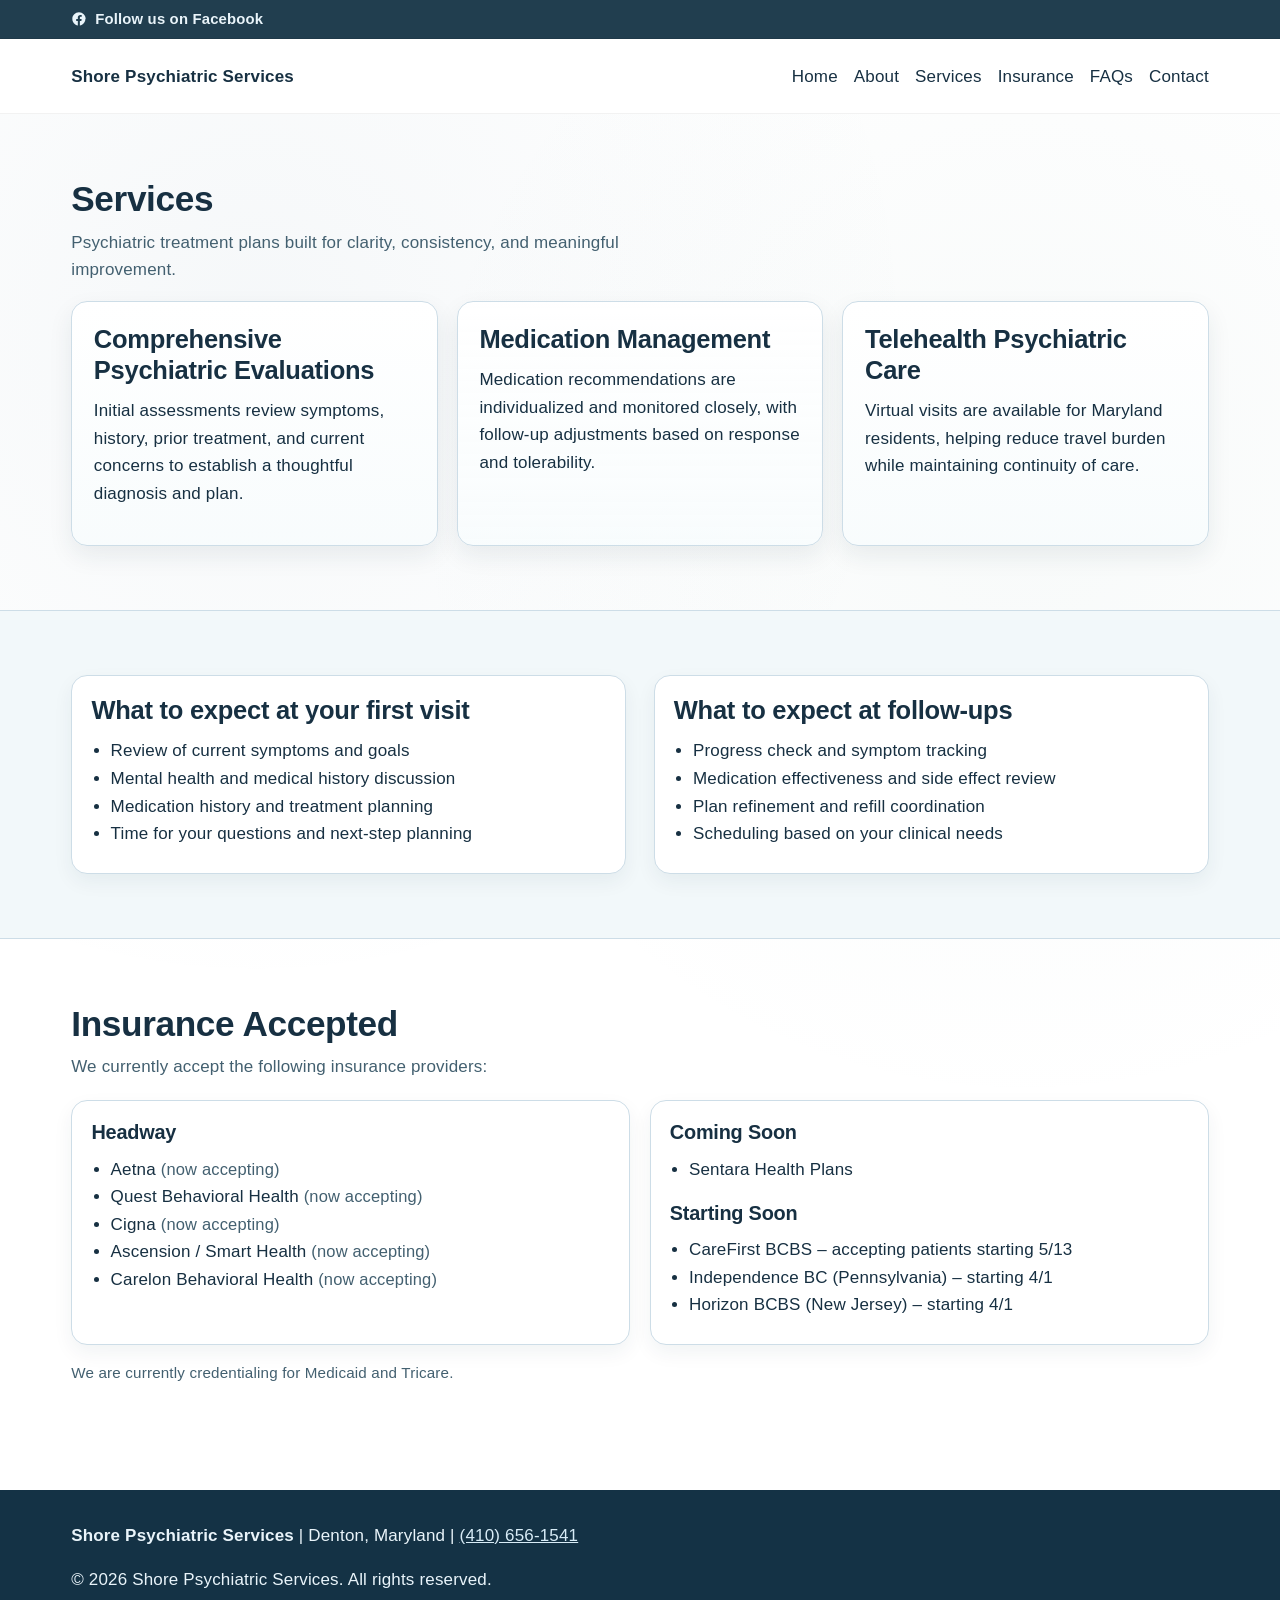
<file: services.html>
<!DOCTYPE html>
<html lang="en">
<head>
  <!-- Google tag (gtag.js) -->
  <script async src="https://www.googletagmanager.com/gtag/js?id=G-XH6C3P16N"></script>
  <script>
    window.dataLayer = window.dataLayer || [];
    function gtag(){dataLayer.push(arguments);}
    gtag('js', new Date());

    gtag('config', 'G-XH6C3P16N');
  </script>
  <meta charset="UTF-8" />
  <meta name="viewport" content="width=device-width, initial-scale=1.0" />
  <link rel="icon" type="image/svg+xml" href="favicon.svg">
  <title>Services | Shore Psychiatric Services</title>
  <meta name="description" content="View psychiatric services at Shore Psychiatric Services, including evaluations, medication management, and telehealth appointments in Maryland." />
  <meta property="og:title" content="Shore Psychiatric Services">
  <meta property="og:description" content="Compassionate Mental Health Care on Maryland's Eastern Shore.">
  <meta property="og:type" content="website">
  <meta property="og:url" content="https://shorepsychiatricservices.com">
  <meta property="og:image" content="https://shorepsychiatricservices.com/assets/images/shore-psychiatric-services-social-preview.jpg">
  <meta property="og:image:width" content="1200">
  <meta property="og:image:height" content="630">
  <meta property="og:image:alt" content="Shore Psychiatric Services mental health care on Maryland's Eastern Shore">
  <link rel="stylesheet" href="/assets/css/styles.css" />
  <script type="application/ld+json">
  {
    "@context": "https://schema.org",
    "@type": "MedicalBusiness",
    "name": "Shore Psychiatric Services",
    "url": "https://shorepsychiatricservices.com",
    "telephone": "+1-410-656-1541",
    "email": "shorepsychiatricservices@gmail.com",
    "areaServed": "Maryland's Eastern Shore",
    "medicalSpecialty": "Psychiatry",
    "sameAs": []
  }
  </script>
</head>
<body>
  <a class="skip-link" href="#main-content">Skip to main content</a>
  <header id="site-header" class="site-header">
    <div class="top-social-bar">
      <div class="container">
        <a class="top-social-link" href="https://www.facebook.com/share/1CGsdLy4oK/" target="_blank" rel="noopener noreferrer" aria-label="Follow us on Facebook">
          <span class="top-social-icon" aria-hidden="true">
            <svg viewBox="0 0 24 24" focusable="false">
              <path d="M22 12.06C22 6.5 17.52 2 12 2S2 6.5 2 12.06c0 4.9 3.58 8.96 8.25 9.72v-6.87H7.8V12.06h2.45V9.89c0-2.43 1.45-3.78 3.67-3.78 1.06 0 2.17.19 2.17.19v2.39h-1.22c-1.2 0-1.57.75-1.57 1.52v1.85h2.68l-.43 2.85H13.3v6.87c4.67-.76 8.25-4.82 8.25-9.72Z"/>
            </svg>
          </span>
          <span>Follow us on Facebook</span>
        </a>
      </div>
    </div>
    <div class="container nav-wrap">
      <a class="brand" href="index.html">Shore Psychiatric Services</a>
      <button class="nav-toggle" type="button" aria-expanded="false" aria-controls="site-nav" aria-label="Open navigation menu">
        <span aria-hidden="true">☰</span>
      </button>
      <nav id="site-nav" class="site-nav" aria-label="Primary" role="dialog" aria-modal="true" aria-hidden="true">
        <button class="nav-close" type="button" aria-label="Close navigation menu">×</button>
        <ul>
          <li><a href="index.html">Home</a></li>
          <li><a href="about.html">About</a></li>
          <li><a href="services.html">Services</a></li>
          <li><a href="services.html#insurance-accepted">Insurance</a></li>
          <li><a href="faqs.html">FAQs</a></li>
          <li><a href="contact.html">Contact</a></li>
        </ul>
      </nav>
    </div>
  </header>
  <div class="nav-overlay" hidden></div>
  <main id="main-content" class="page">
    <section>
      <div class="container">
        <h1 class="section-title">Services</h1>
      <p class="section-intro">Psychiatric treatment plans built for clarity, consistency, and meaningful improvement.</p>
      <div class="card-grid">
        <article class="card">
          <h2>Comprehensive Psychiatric Evaluations</h2>
          <p>Initial assessments review symptoms, history, prior treatment, and current concerns to establish a thoughtful diagnosis and plan.</p>
        </article>
        <article class="card">
          <h2>Medication Management</h2>
          <p>Medication recommendations are individualized and monitored closely, with follow-up adjustments based on response and tolerability.</p>
        </article>
        <article class="card">
          <h2>Telehealth Psychiatric Care</h2>
          <p>Virtual visits are available for Maryland residents, helping reduce travel burden while maintaining continuity of care.</p>
        </article>
      </div>
      </div>
    </section>

    <section class="muted-panel">
      <div class="container split two-col">
        <article class="contact-box">
          <h2>What to expect at your first visit</h2>
          <ul class="list-clean">
            <li>Review of current symptoms and goals</li>
            <li>Mental health and medical history discussion</li>
            <li>Medication history and treatment planning</li>
            <li>Time for your questions and next-step planning</li>
          </ul>
        </article>
        <article class="contact-box">
          <h2>What to expect at follow-ups</h2>
          <ul class="list-clean">
            <li>Progress check and symptom tracking</li>
            <li>Medication effectiveness and side effect review</li>
            <li>Plan refinement and refill coordination</li>
            <li>Scheduling based on your clinical needs</li>
          </ul>
        </article>
      </div>
    </section>

    <section id="insurance-accepted">
      <div class="container">
        <h2 class="section-title">Insurance Accepted</h2>
        <p class="section-intro">We currently accept the following insurance providers:</p>

        <div class="insurance-grid insurance-grid-two">
          <article class="contact-box">
            <h3>Headway</h3>
            <ul class="list-clean">
              <li>Aetna <span class="insurance-status">(now accepting)</span></li>
              <li>Quest Behavioral Health <span class="insurance-status">(now accepting)</span></li>
              <li>Cigna <span class="insurance-status">(now accepting)</span></li>
              <li>Ascension / Smart Health <span class="insurance-status">(now accepting)</span></li>
              <li>Carelon Behavioral Health <span class="insurance-status">(now accepting)</span></li>
            </ul>
          </article>

          <article class="contact-box">
            <h3>Coming Soon</h3>
            <ul class="list-clean">
              <li>Sentara Health Plans</li>
            </ul>

            <h3 class="insurance-subhead">Starting Soon</h3>
            <ul class="list-clean">
              <li>CareFirst BCBS &ndash; accepting patients starting 5/13</li>
              <li>Independence BC (Pennsylvania) &ndash; starting 4/1</li>
              <li>Horizon BCBS (New Jersey) &ndash; starting 4/1</li>
            </ul>
          </article>
        </div>

        <p class="small-note insurance-note">We are currently credentialing for Medicaid and Tricare.</p>
      </div>
    </section>
  </main>
  <footer class="site-footer"><div class="container"><p><strong>Shore Psychiatric Services</strong> | Denton, Maryland | <a href="tel:+14106561541">(410) 656-1541</a></p><p>&copy; <span id="year"></span> Shore Psychiatric Services. All rights reserved.</p></div></footer>
  <script src="/assets/js/script.js"></script>
</body>
</html>
</file>
<file: assets/css/styles.css>
:root {
  --bg: #f6fbfd;
  --surface: #ffffff;
  --surface-alt: #f2f8fa;
  --text: #173042;
  --muted: #436070;
  --brand: #2f6f93;
  --brand-deep: #1f4f6c;
  --accent: #9ebf9f;
  --border: #cddde7;
  --shadow: 0 10px 24px rgba(23, 48, 66, 0.08);
}

* { box-sizing: border-box; }
html { scroll-behavior: smooth; overflow-x: hidden; }
body {
  margin: 0;
  font-family: "Inter", "Avenir Next", "Segoe UI", "SF Pro Text", Roboto, "Helvetica Neue", Arial, sans-serif;
  font-size: 1.0625rem;
  line-height: 1.62;
  letter-spacing: 0.01em;
  color: var(--text);
  background: radial-gradient(circle at 20% 20%, rgba(63,111,140,0.05), transparent 40%), radial-gradient(circle at 80% 30%, rgba(125,168,163,0.06), transparent 40%), #fff;
  overflow-x: hidden;
}

h1, h2, h3, h4 { line-height: 1.22; letter-spacing: -0.01em; margin: 0 0 0.7rem; }
h1 { font-weight: 750; }
h2 { font-weight: 680; }
h3, h4 { font-weight: 620; }
p { margin: 0 0 1rem; }
a { color: var(--brand-deep); }
a:hover { color: var(--brand); }
img { max-width: 100%; height: auto; }

.skip-link { position: absolute; left: -9999px; top: auto; }
.skip-link:focus { left: .75rem; top: .75rem; background:#fff; padding:.5rem .75rem; border:2px solid var(--brand); z-index: 2000; }

.container {
  width: 100%;
  max-width: 1100px;
  margin-inline: auto;
  padding-inline: clamp(16px, 3vw, 20px);
}

.site-header {
  position: sticky;
  top: 0;
  z-index: 1002;
  background: rgba(255,255,255,0.92);
  backdrop-filter: blur(8px);
  border-bottom: 1px solid rgba(0,0,0,0.05);
}

.top-social-bar {
  border-bottom: 1px solid rgba(0, 0, 0, 0.08);
  background: rgba(20, 50, 69, 0.94);
}

.top-social-link {
  display: inline-flex;
  align-items: center;
  gap: 0.5rem;
  padding: 0.45rem 0;
  color: #e9f4fa;
  text-decoration: none;
  font-size: 0.93rem;
  font-weight: 550;
}

.top-social-icon {
  display: inline-flex;
  width: 1rem;
  height: 1rem;
}

.top-social-icon svg {
  width: 100%;
  height: 100%;
  fill: currentColor;
}

.top-social-link:hover {
  color: #ffffff;
  text-decoration: underline;
}

.nav-wrap { display:flex; align-items:center; justify-content:space-between; gap:1rem; min-height:74px; }
.brand { font-weight:700; text-decoration:none; color:var(--text); }

.nav-toggle {
  border:1px solid var(--border);
  background:var(--surface);
  color:var(--text);
  border-radius:.5rem;
  padding:.5rem .65rem;
  font-size:1.1rem;
  line-height:1;
}

.nav-toggle:focus-visible,
a:focus-visible,
button:focus-visible,
input:focus-visible,
textarea:focus-visible {
  outline:3px solid #7ec7f0;
  outline-offset:2px;
}

.site-nav {
  position: fixed;
  top: 0;
  left: 0;
  width: min(320px, 88vw);
  height: 100dvh;
  display: flex;
  flex-direction: column;
  gap: 1rem;
  padding: 1rem 1.2rem 1.4rem;
  background: #ffffff;
  box-shadow: 10px 0 30px rgba(0,0,0,0.16);
  transform: translateX(-100%);
  transition: transform 220ms ease;
  overflow-y: auto;
  z-index: 1003;
}
.site-nav.open { transform: translateX(0); }
.site-nav ul { list-style:none; margin:0; padding:0; display:grid; gap:.55rem; }
.site-nav a { display:inline-block; text-decoration:none; padding:.5rem 0; color:var(--text); }

.nav-close {
  align-self:flex-end;
  border:1px solid var(--brand-deep);
  color: var(--brand-deep);
  background:#ffffff;
  border-radius:.5rem;
  padding:.35rem .65rem;
  font-size:1.4rem;
  line-height:1;
}

.nav-overlay {
  position: fixed;
  inset: 0;
  background: rgba(0,0,0,0.55);
  opacity: 0;
  pointer-events: none;
  transition: opacity 220ms ease;
  z-index: 1001;
}
.nav-overlay.open { opacity: 1; pointer-events: auto; }

.button, .button-secondary {
  display:inline-flex;
  align-items:center;
  justify-content:center;
  min-height:46px;
  padding:.72rem 1.2rem;
  border-radius:999px;
  text-decoration:none;
  font-weight:650;
  line-height:1;
  border:1px solid transparent;
  transition: background-color 180ms ease, color 180ms ease, border-color 180ms ease, transform 180ms ease;
}
.button { background:var(--brand); color:#fff; box-shadow: 0 4px 14px rgba(31,79,108,0.24); }
.button:hover { background:var(--brand-deep); color:#fff; transform: translateY(-1px); }
.button-secondary { background:transparent; border-color:var(--brand); color:var(--brand-deep); }
.button-secondary:hover { background: rgba(47,111,147,0.08); border-color: var(--brand-deep); color: var(--brand-deep); }
.button-small { min-height: 38px; padding: .5rem .95rem; font-size: .94rem; }
.button-large { min-height: 52px; padding: .9rem 1.4rem; }

.hero { background: linear-gradient(150deg, #deeff7 0%, #eff7fb 50%, #f7f1e8 100%); border-bottom:1px solid var(--border); padding:4.6rem 0 3.2rem; }
.hero h1 { line-height:1.1; font-size:clamp(2.1rem, 5vw, 3.35rem); margin-bottom:.8rem; text-shadow: 0 2px 8px rgba(0,0,0,0.15); }
.hero p { color:var(--muted); max-width:58ch; font-size:1.06em; }
.hero-banner { position: relative; overflow: hidden; }
.hero-banner::before { content: ""; position: absolute; inset: 0; background-image: url("../images/baybridge.jpg"); background-size: cover; background-position: center; opacity: 0.68; filter: grayscale(8%) saturate(94%); pointer-events: none; }
.hero-banner::after { content: ""; position: absolute; inset: 0; background: linear-gradient(to top, rgba(245,251,253,.82) 0%, rgba(245,251,253,.6) 36%, rgba(245,251,253,.34) 62%, rgba(245,251,253,.18) 100%), linear-gradient(120deg, rgba(255,255,255,.48) 0%, rgba(255,255,255,.2) 100%); pointer-events: none; }
.hero-banner > * { position: relative; z-index: 1; }
.hero-divider { margin-top: -1px; height: 34px; background: radial-gradient(70% 26px at 50% 0, rgba(47,111,147,0.14) 0%, rgba(47,111,147,0.05) 45%, rgba(47,111,147,0) 72%), linear-gradient(to bottom, rgba(230,243,249,0.6), rgba(246,251,253,0)); }

main section { padding:3.6rem 0; }
.section-title { font-size:clamp(1.6rem, 3vw, 2.2rem); margin-bottom:.45rem; }
.section-intro { color:var(--muted); margin-top:0; max-width: 62ch; }
.cta-group { display:flex; flex-wrap:wrap; gap:.75rem; margin-top:1.45rem; }

.card-grid { display:grid; grid-template-columns:1fr; gap:1rem; margin-top:1.1rem; }
.card { background: linear-gradient(180deg, #fff 0%, rgba(248,252,253,.92) 100%); border:1px solid var(--border); border-radius:16px; padding:1.35rem; box-shadow: var(--shadow); }
.card:hover { transform: translateY(-3px); }

.fade-in-card { opacity: 0; transform: translateY(14px); transition: opacity 420ms ease, transform 420ms ease; }
.fade-in-card.is-visible { opacity: 1; transform: translateY(0); }

.process-card { text-align: left; }
.process-icon {
  width: 2.2rem;
  height: 2.2rem;
  border-radius: 999px;
  display: inline-flex;
  align-items: center;
  justify-content: center;
  background: rgba(47,111,147,0.12);
  color: var(--brand-deep);
  font-weight: 700;
  margin-bottom: .6rem;
}

.split { display:grid; gap:1.7rem; }
.provider-photo { border-radius:1rem; border:1px solid var(--border); box-shadow:var(--shadow); }
.provider-booking { display: flex; flex-wrap: wrap; gap: .55rem; margin-top: .8rem; }
.muted-panel { background:var(--surface-alt); border-top:1px solid var(--border); border-bottom:1px solid var(--border); }
.provider-section { padding-top: 60px; padding-bottom: 60px; }

.list-clean { padding-left:1.2rem; margin:.4rem 0; }
.faq-list details { background:var(--surface); border:1px solid var(--border); border-radius:.8rem; padding:.85rem 1rem; margin-bottom:.8rem; }
.faq-list summary { font-weight:600; cursor:pointer; }
.contact-box { background:var(--surface); border:1px solid var(--border); border-radius:1rem; padding:1.2rem; box-shadow: 0 8px 20px rgba(23,48,66,0.06); }
.insurance-grid { display: grid; grid-template-columns: 1fr; gap: 1rem; margin-top: 1.2rem; }
.insurance-subhead { margin-top: 1.1rem; }
.insurance-status { color: var(--muted); font-size: 0.97em; }
.insurance-note { margin-top: 1.1rem; }

.booking-page { max-width: 760px; }
.small-note { color: var(--muted); font-size: .95rem; margin-top: 1rem; }

.site-footer { background:#143245; color:#e9f4fa; padding:2rem 0; margin-top:1.5rem; }
.site-footer a { color:#d8ecf7; }

@media (min-width:900px) {
  .container { width: min(1200px, 92%); max-width: 1200px; }
  .nav-toggle { display:none; }

  .site-nav {
    position: static;
    width: auto;
    height: auto;
    display: block;
    transform: none;
    box-shadow: none;
    padding: 0;
    background: transparent;
    overflow: visible;
    pointer-events: auto;
  }
  .site-nav ul { display:flex; align-items:center; gap:1rem; }
  .nav-close { display:none; }
  .nav-overlay { display: none !important; pointer-events: none !important; }

  .hero-banner,
  .hero-divider {
    width: 100vw;
    margin-left: calc(50% - 50vw);
    margin-right: calc(50% - 50vw);
  }

  .card-grid,
  .insurance-grid,
  .process-grid,
  .trust-strip { grid-template-columns: repeat(3, 1fr); gap: 1.2rem; }
  .split,
  .provider-split,
  .two-col { grid-template-columns: 1fr 1fr; align-items: center; }
  main section { padding: 4rem 0; }
}

@media (prefers-reduced-motion: reduce) {
  html { scroll-behavior: auto; }
  .fade-in-card,
  .fade-in-card.is-visible { opacity: 1; transform: none; transition: none; }
  *, *::before, *::after { animation: none !important; transition-duration: 0.01ms !important; }
}


.treatment-callout h2,
.treatment-callout h3 { margin-top: 0; }
.treatment-callout p { margin-bottom: 0; }

.eyebrow {
  margin-bottom: .35rem;
  color: var(--brand-deep);
  font-size: .82rem;
  font-weight: 750;
  letter-spacing: .12em;
  text-transform: uppercase;
}

.google-reviews {
  display: grid;
  gap: 1.2rem;
  max-width: 840px;
  margin-top: 1.4rem;
  padding: 1.4rem;
  overflow: hidden;
  background: linear-gradient(135deg, #ffffff 0%, #eef8fb 100%);
  border: 1px solid var(--border);
  border-radius: 1.2rem;
  box-shadow: var(--shadow);
}

.google-reviews h3 {
  margin-bottom: .45rem;
}

.review-actions {
  display: flex;
  flex-wrap: wrap;
  gap: .65rem;
  margin-top: 1rem;
}

.review-rotator {
  display: grid;
}

.review-card {
  display: none;
  flex-direction: column;
  justify-content: center;
  min-height: 300px;
  padding: 1.2rem;
  background: rgba(255, 255, 255, 0.92);
  border: 1px solid rgba(205, 221, 231, 0.9);
  border-radius: 1rem;
  box-shadow: 0 12px 26px rgba(23, 48, 66, 0.1);
}

.review-card.is-active {
  display: flex;
  animation: review-card-appear 420ms ease both;
}

.review-card-header {
  display: flex;
  flex-wrap: wrap;
  align-items: center;
  gap: .35rem .7rem;
  margin-bottom: .55rem;
}

.stars {
  color: #d89b21;
  font-size: 1.2rem;
  letter-spacing: .08em;
}

.review-card p {
  margin-bottom: 0;
  color: var(--text);
  font-weight: 550;
}

.review-card .review-source {
  color: var(--muted);
  font-size: .86rem;
  font-weight: 700;
}

@keyframes review-card-appear {
  from { opacity: 0; transform: translateY(12px); }
  to { opacity: 1; transform: translateY(0); }
}

@media (prefers-reduced-motion: reduce) {
  .review-rotator { gap: .8rem; }
  .review-card { display: flex; min-height: auto; animation: none; }
}

@media (min-width:900px) {
  .google-reviews {
    grid-template-columns: minmax(0, 1fr) minmax(280px, .8fr);
    align-items: center;
  }

  .insurance-grid-two {
    grid-template-columns: repeat(2, 1fr);
  }
}
</file>
